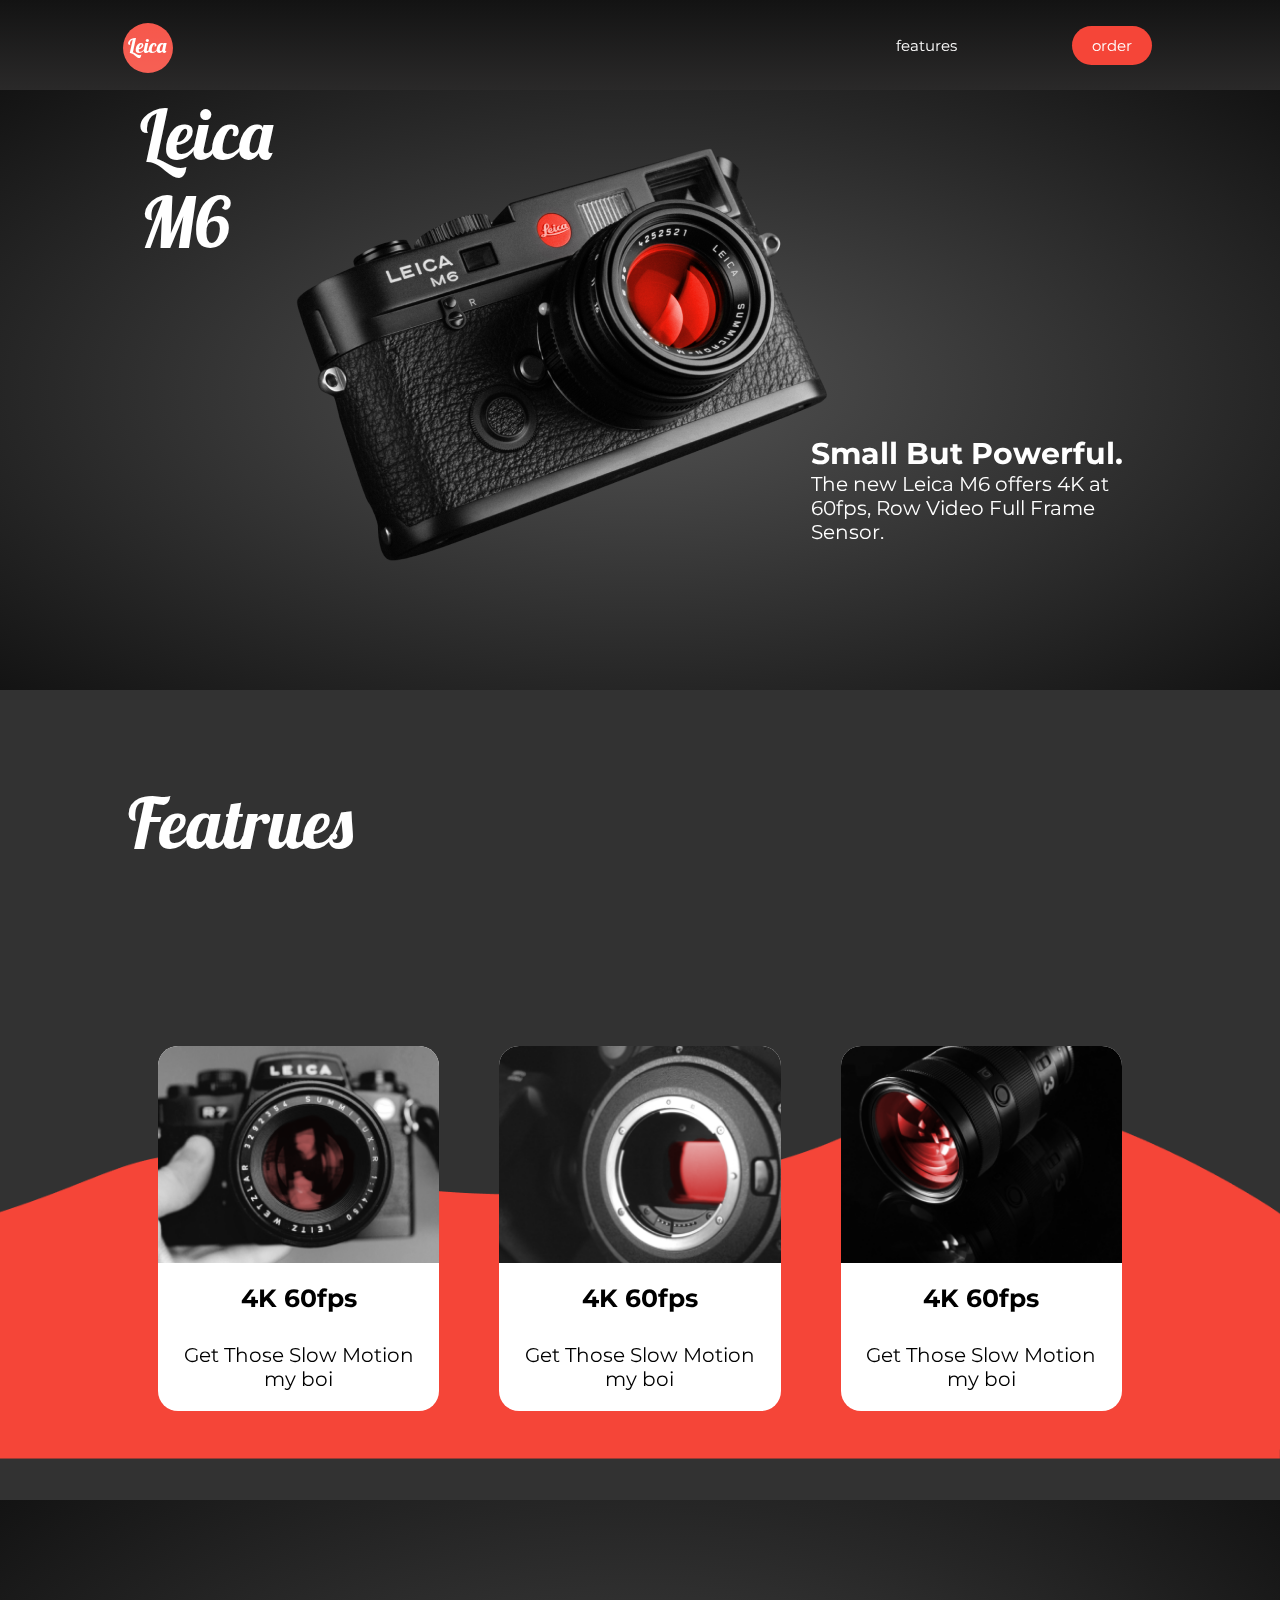
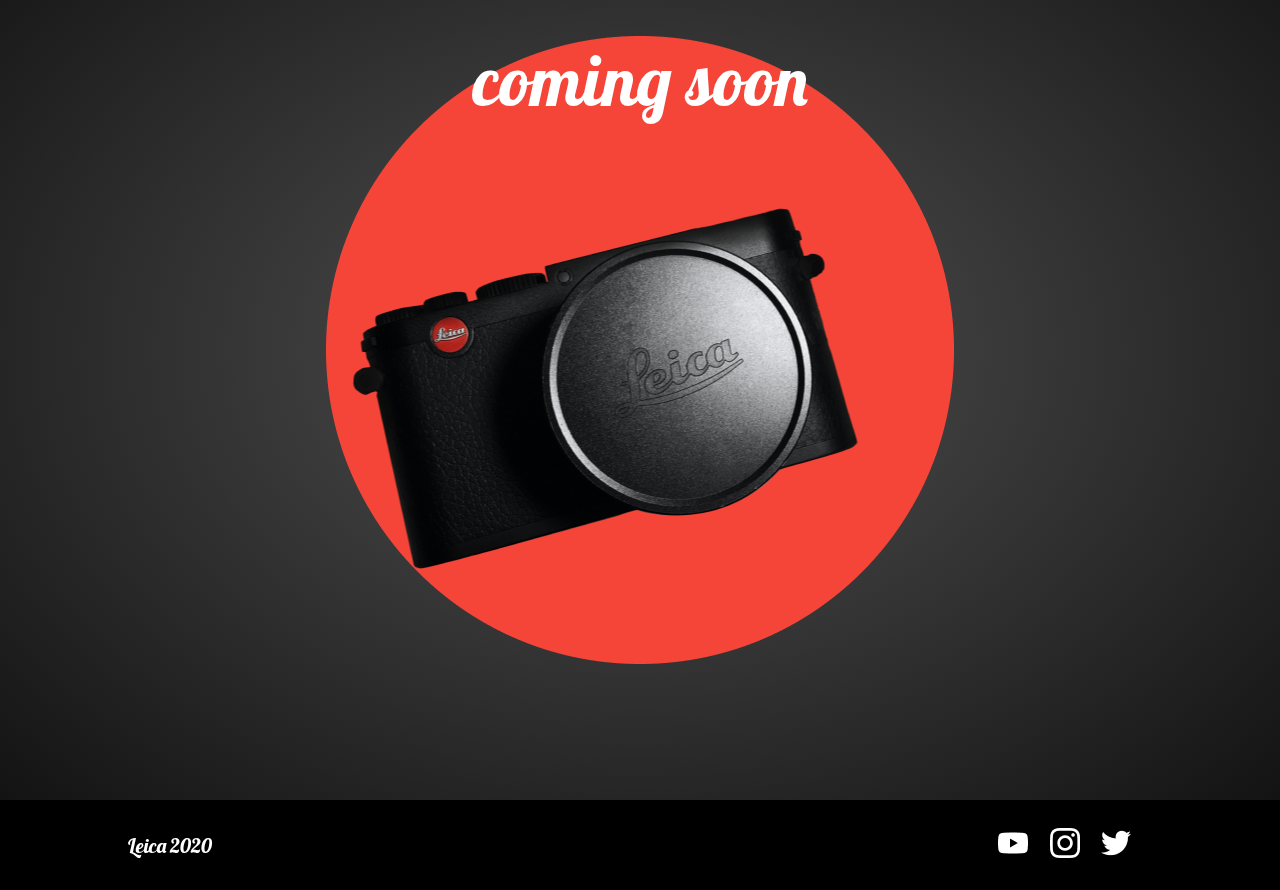
<file: index.html>
<!DOCTYPE html>
<html lang="en">
<head>
    <meta charset="UTF-8">
    <meta name="viewport" content="width=device-width, initial-scale=1.0">
    <link href="https://fonts.googleapis.com/css2?family=Lobster&family=Montserrat:wght@400;600&display=swap" 
    rel="stylesheet">
    <link rel="stylesheet" href="styles/style.css">
    <title>one color ui</title>
</head>
<body>
    <main>
        <div class="nav-container">
            <nav>
                <h1 id="logo">Leica</h1>
                <ul>
                    <li><a href="#features">features</a></li> 
                    <li><a class="order" href="soon">order</a></li>
                </ul>
            </nav>
        </div>
        <section class="home">
            <div class="showcase">
                <h2>Leica M6</h2>
                <img src="images/img/camera 1.png" alt="">
                <div class="info">
                    <h3 class="h3">Small But Powerful.</h3>
                    <p>The new Leica M6 offers 4K at 60fps, Row Video Full Frame Sensor.</p>
                </div>
            </div>
        </section>
        <div class="features-container">
            <section class="features">
                <h2>Featrues</h2>
                <div class="cards">
                    <div class="card">
                        <img src="images/img/card1 1.png" alt="">
                        <h4>4K 60fps</h4>
                        <p>Get Those Slow Motion my boi</p>
                    </div>
                    <div class="card">
                        <img src="images/img/card2 1.png" alt="">
                        <h4>4K 60fps</h4>
                        <p>Get Those Slow Motion my boi</p>
                    </div>
                    <div class="card">
                        <img src="images/img/card3 1.png" alt="">
                        <h4>4K 60fps</h4>
                        <p>Get Those Slow Motion my boi</p>
                    </div>
                </div>
            </section>
            <img class="wave" src="images/img/wave.png" alt="">
        </div>
        <section class="soon">
            <h2>coming soon</h2>
            <img src="images/img/camera-soon-v2 1.png"  alt="">
            <img class="circle" src="images/img/circle.png" alt="">
        </section>
        <footer>
           <h1>Leica 2020</h1>
           <ul>
               <li><a href="#"><img src="images/img/yt-logo.png" alt=""></a></li>
           </ul>
           <ul>
            <li><a href="#"><img src="images/img/instagram-logo.png" alt=""></a></li>
        </ul>
        <ul>
            <li><a href="#"><img src="images/img/twitter-logo.png" alt=""></a></li>
        </ul>
        </footer>
    </main>
</body>
</html>
</file>
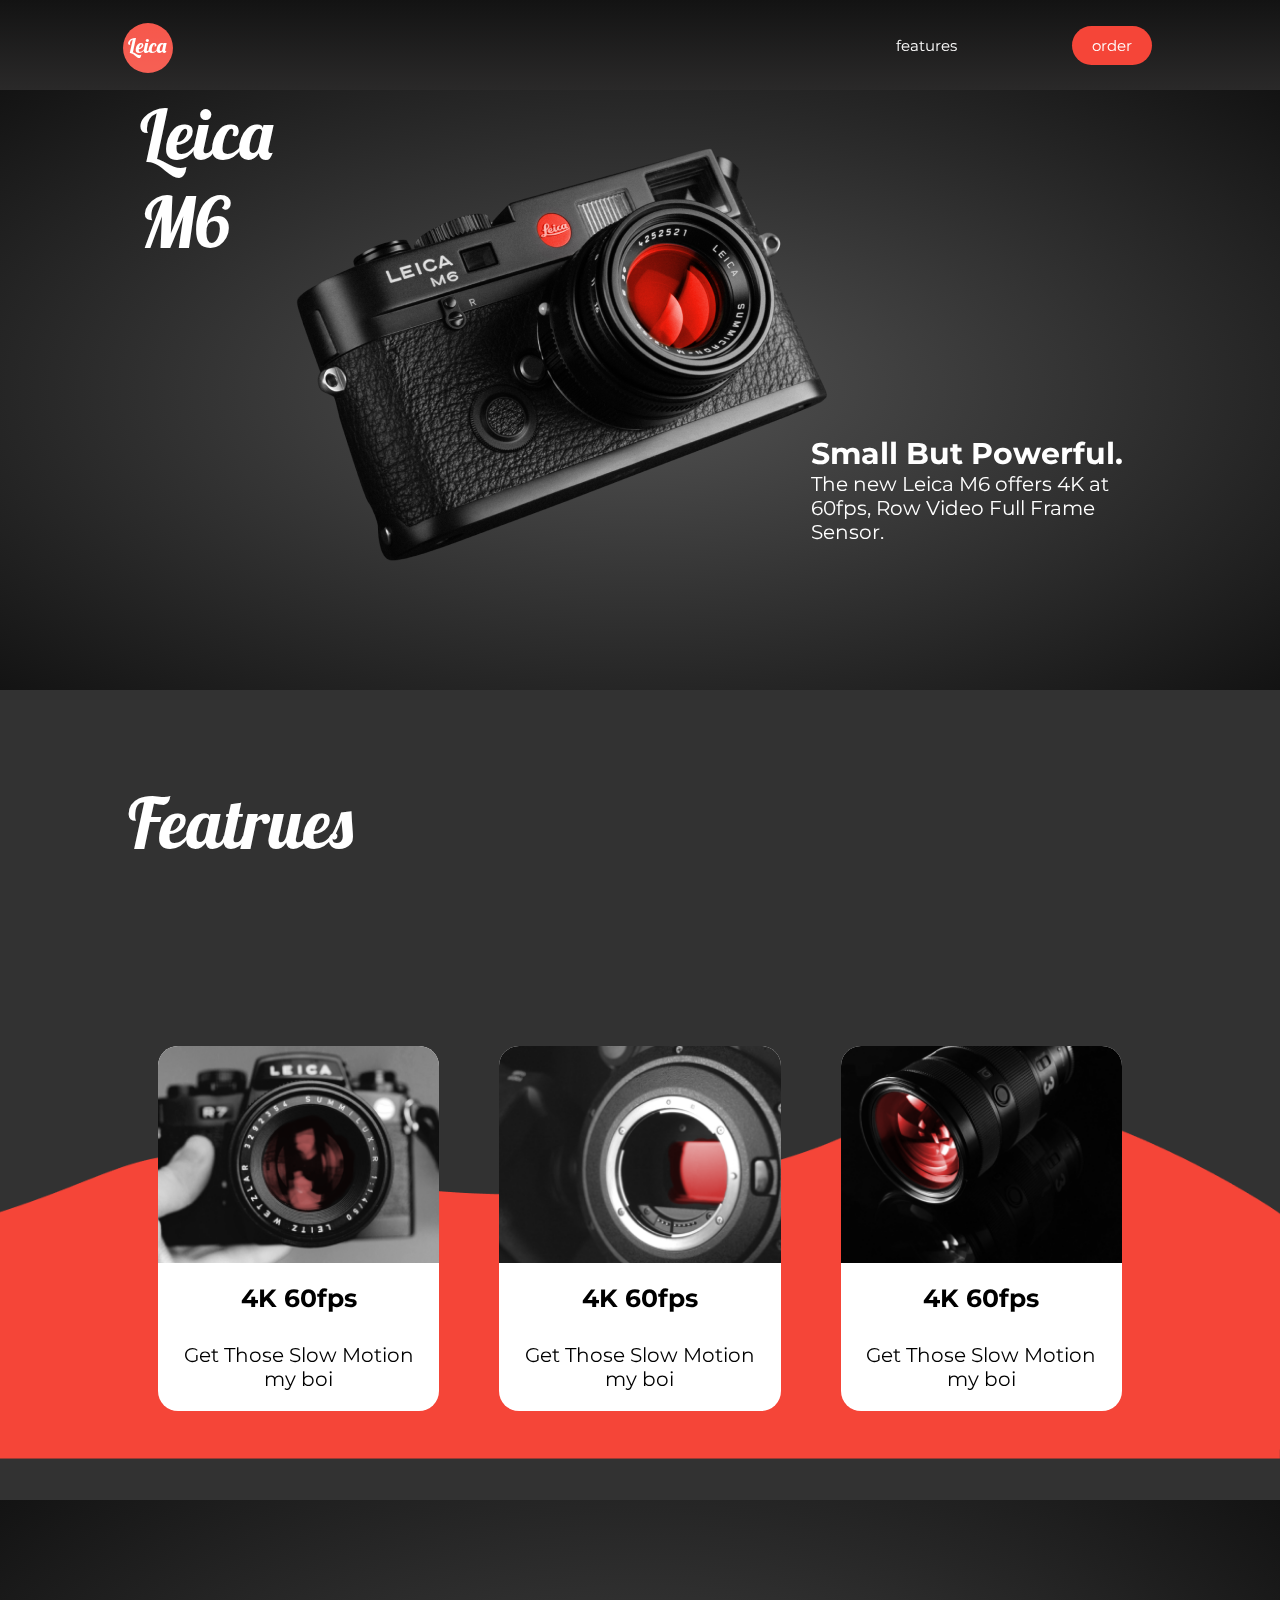
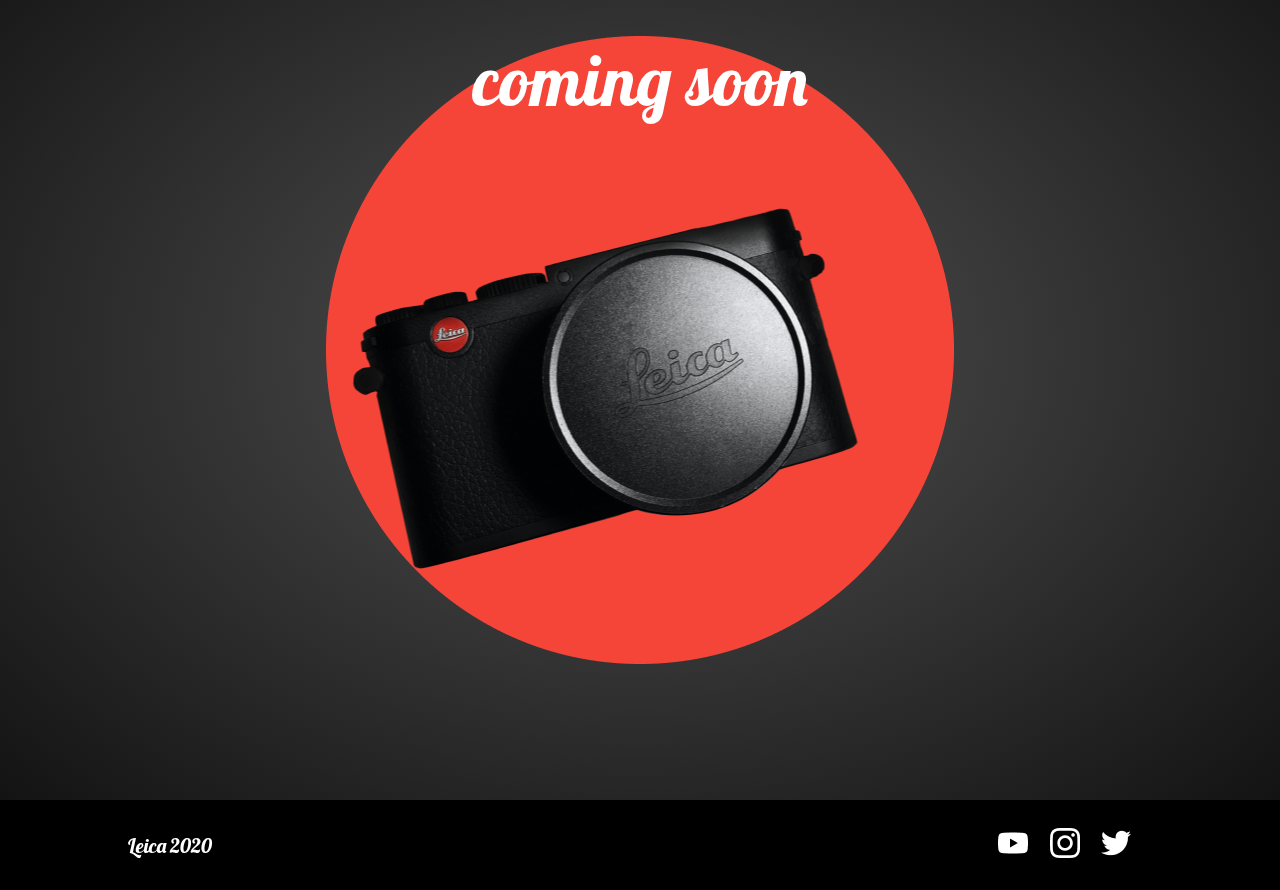
<file: intex.html>
<!DOCTYPE html>
<html lang="en">
<head>
    <meta charset="UTF-8">
    <meta name="viewport" content="width=device-width, initial-scale=1.0">
    <link href="https://fonts.googleapis.com/css2?family=Lobster&family=Montserrat:wght@400;600&display=swap" 
    rel="stylesheet">
    <link rel="stylesheet" href="styles/style.css">
    <title>one color ui</title>
</head>
<body>
    <main>
        <div class="nav-container">
            <nav>
                <h1 id="logo">Leica</h1>
                <ul>
                    <li><a href="#features">features</a></li> 
                    <li><a class="order" href="soon">order</a></li>
                </ul>
            </nav>
        </div>
        <section class="home">
            <div class="showcase">
                <h2>Leica M6</h2>
                <img src="images/img/camera 1.png" alt="">
                <div class="info">
                    <h3 class="h3">Small But Powerful.</h3>
                    <p>The new Leica M6 offers 4K at 60fps, Row Video Full Frame Sensor.</p>
                </div>
            </div>
        </section>
        <div class="features-container">
            <section class="features">
                <h2>Featrues</h2>
                <div class="cards">
                    <div class="card">
                        <img src="images/img/card1 1.png" alt="">
                        <h4>4K 60fps</h4>
                        <p>Get Those Slow Motion my boi</p>
                    </div>
                    <div class="card">
                        <img src="images/img/card2 1.png" alt="">
                        <h4>4K 60fps</h4>
                        <p>Get Those Slow Motion my boi</p>
                    </div>
                    <div class="card">
                        <img src="images/img/card3 1.png" alt="">
                        <h4>4K 60fps</h4>
                        <p>Get Those Slow Motion my boi</p>
                    </div>
                </div>
            </section>
            <img class="wave" src="images/img/wave.png" alt="">
        </div>
        <section class="soon">
            <h2>coming soon</h2>
            <img src="images/img/camera-soon-v2 1.png"  alt="">
            <img class="circle" src="images/img/circle.png" alt="">
        </section>
        <footer>
           <h1>Leica 2020</h1>
           <ul>
               <li><a href="#"><img src="images/img/yt-logo.png" alt=""></a></li>
           </ul>
           <ul>
            <li><a href="#"><img src="images/img/instagram-logo.png" alt=""></a></li>
        </ul>
        <ul>
            <li><a href="#"><img src="images/img/twitter-logo.png" alt=""></a></li>
        </ul>
        </footer>
    </main>
</body>
</html>
</file>
<file: styles/style.css>
html {
  font-size: 62.5%;
}

* {
  margin: 0;
  padding: 0;
  -webkit-box-sizing: border-box;
          box-sizing: border-box;
}

body {
  color: white;
  font-family: 'Montserrat', sans-serif;
}

h1 {
  font-size: 2rem;
  font-family: 'Lobster', sans-serif;
  font-weight: lighter;
}

h2 {
  font-size: 7rem;
  font-family: 'Lobster', sans-serif;
  font-weight: lighter;
}

h3 {
  font-size: 3rem;
}

h4 {
  font-size: 2.5rem;
}

p {
  font-size: 2rem;
}

li {
  font-size: 1.5rem;
}

a {
  color: white;
  text-decoration: none;
}

.home {
  background: radial-gradient(#525252, #131313);
}

.nav-container {
  background: -webkit-gradient(linear, left top, left bottom, from(#131313), to(#2a2929));
  background: linear-gradient(#131313, #2a2929);
}

nav {
  width: 80%;
  margin: auto;
  min-height: 10vh;
  padding: 3rem 0rem;
  display: -webkit-box;
  display: -ms-flexbox;
  display: flex;
  -webkit-box-pack: justify;
      -ms-flex-pack: justify;
          justify-content: space-between;
  -webkit-box-align: center;
      -ms-flex-align: center;
          align-items: center;
}

nav ul {
  display: -webkit-box;
  display: -ms-flexbox;
  display: flex;
  -webkit-box-pack: justify;
      -ms-flex-pack: justify;
          justify-content: space-between;
  -webkit-box-flex: 1;
      -ms-flex: 1;
          flex: 1;
  list-style: none;
}

nav #logo {
  -webkit-box-flex: 3;
      -ms-flex: 3;
          flex: 3;
  position: relative;
}

nav #logo::after {
  content: "";
  position: absolute;
  top: 0;
  left: 0;
  width: 5rem;
  height: 5rem;
  background: #f54538;
  border-radius: 50%;
  -webkit-transform: translate(-10%, -20%);
          transform: translate(-10%, -20%);
  mix-blend-mode: screen;
}

nav .order {
  background: #f54538;
  padding: 1rem 2rem;
  border-radius: 2rem;
}

.showcase {
  display: -ms-grid;
  display: grid;
  height: 600px;
  -ms-grid-columns: 10% (minmax(4rem, 1fr))[3] 10%;
      grid-template-columns: 10% repeat(3, minmax(4rem, 1fr)) 10%;
  -ms-grid-rows: 1fr 2fr 1fr;
      grid-template-rows: 1fr 2fr 1fr;
}

.showcase h2 {
  -ms-grid-column: 1;
  -ms-grid-column-span: 1;
  grid-column: 1/2;
  -ms-flex-item-align: start;
      align-self: flex-start;
  padding-left: 2em;
}

.showcase .img {
  -ms-grid-row: 2;
  -ms-grid-row-span: 1;
  grid-row: 2/3;
  -ms-grid-column: 2;
  -ms-grid-column-span: 1;
  grid-column: 2/3;
  -ms-flex-item-align: center;
      -ms-grid-row-align: center;
      align-self: center;
  height: 150%;
  -o-object-fit: cover;
     object-fit: cover;
  -ms-grid-column-align: center;
      justify-self: center;
}

.showcase .info {
  -ms-grid-row: 1;
  -ms-grid-row-span: 1;
  grid-row: 1/2;
  -ms-grid-column: 4;
  -ms-grid-column-span: 1;
  grid-column: 4/5;
  -ms-flex-item-align: end;
      align-self: flex-end;
  padding-bottom: 3rem;
}

.features-container {
  background: #323232;
  position: relative;
  z-index: 0;
  overflow: hidden;
}

.features-container .wave {
  position: absolute;
  left: 0rem;
  bottom: 0rem;
  top: 50%;
  width: 100%;
  z-index: -1;
}

.features {
  min-height: 90vh;
  width: 80%;
  margin: auto;
  display: -webkit-box;
  display: -ms-flexbox;
  display: flex;
  -webkit-box-orient: vertical;
  -webkit-box-direction: normal;
      -ms-flex-direction: column;
          flex-direction: column;
  -ms-flex-pack: distribute;
      justify-content: space-around;
}

.features .cards {
  display: -webkit-box;
  display: -ms-flexbox;
  display: flex;
  -webkit-box-pack: justify;
      -ms-flex-pack: justify;
          justify-content: space-between;
  color: black;
}

.features .cards .card {
  background: white;
  margin: 0rem 3rem;
  display: -webkit-box;
  display: -ms-flexbox;
  display: flex;
  -webkit-box-orient: vertical;
  -webkit-box-direction: normal;
      -ms-flex-direction: column;
          flex-direction: column;
  text-align: center;
  overflow: hidden;
  border-radius: 2rem;
}

.features .cards .card h4 {
  margin: 2rem 0rem 1rem 0rem;
}

.features .cards .card p {
  padding: 2rem;
}

.features .cards .card img {
  -o-object-fit: cover;
     object-fit: cover;
}

.soon {
  background: radial-gradient(#525252, #131313);
  min-height: 100vh;
  position: relative;
  z-index: 0;
}

.soon img, .soon .circle, .soon h2 {
  position: absolute;
  top: 50%;
  left: 50%;
  -webkit-transform: translate(-50%, -50%);
          transform: translate(-50%, -50%);
}

.soon .circle {
  z-index: -1;
}

.soon h2 {
  top: 20%;
}

footer {
  min-height: 10vh;
  background: black;
  padding-left: 10%;
  padding-right: 10%;
  display: -webkit-box;
  display: -ms-flexbox;
  display: flex;
  -webkit-box-align: center;
      -ms-flex-align: center;
          align-items: center;
  -webkit-box-pack: justify;
      -ms-flex-pack: justify;
          justify-content: space-between;
}

footer ul {
  display: -webkit-box;
  display: -ms-flexbox;
  display: flex;
  -webkit-box-pack: justify;
      -ms-flex-pack: justify;
          justify-content: space-between;
  list-style: none;
  z-index: 1;
  -webkit-box-flex: 1;
      -ms-flex: 1;
          flex: 1;
}

footer h1 {
  -webkit-box-flex: 17;
      -ms-flex: 17;
          flex: 17;
}
/*# sourceMappingURL=style.css.map */
</file>
